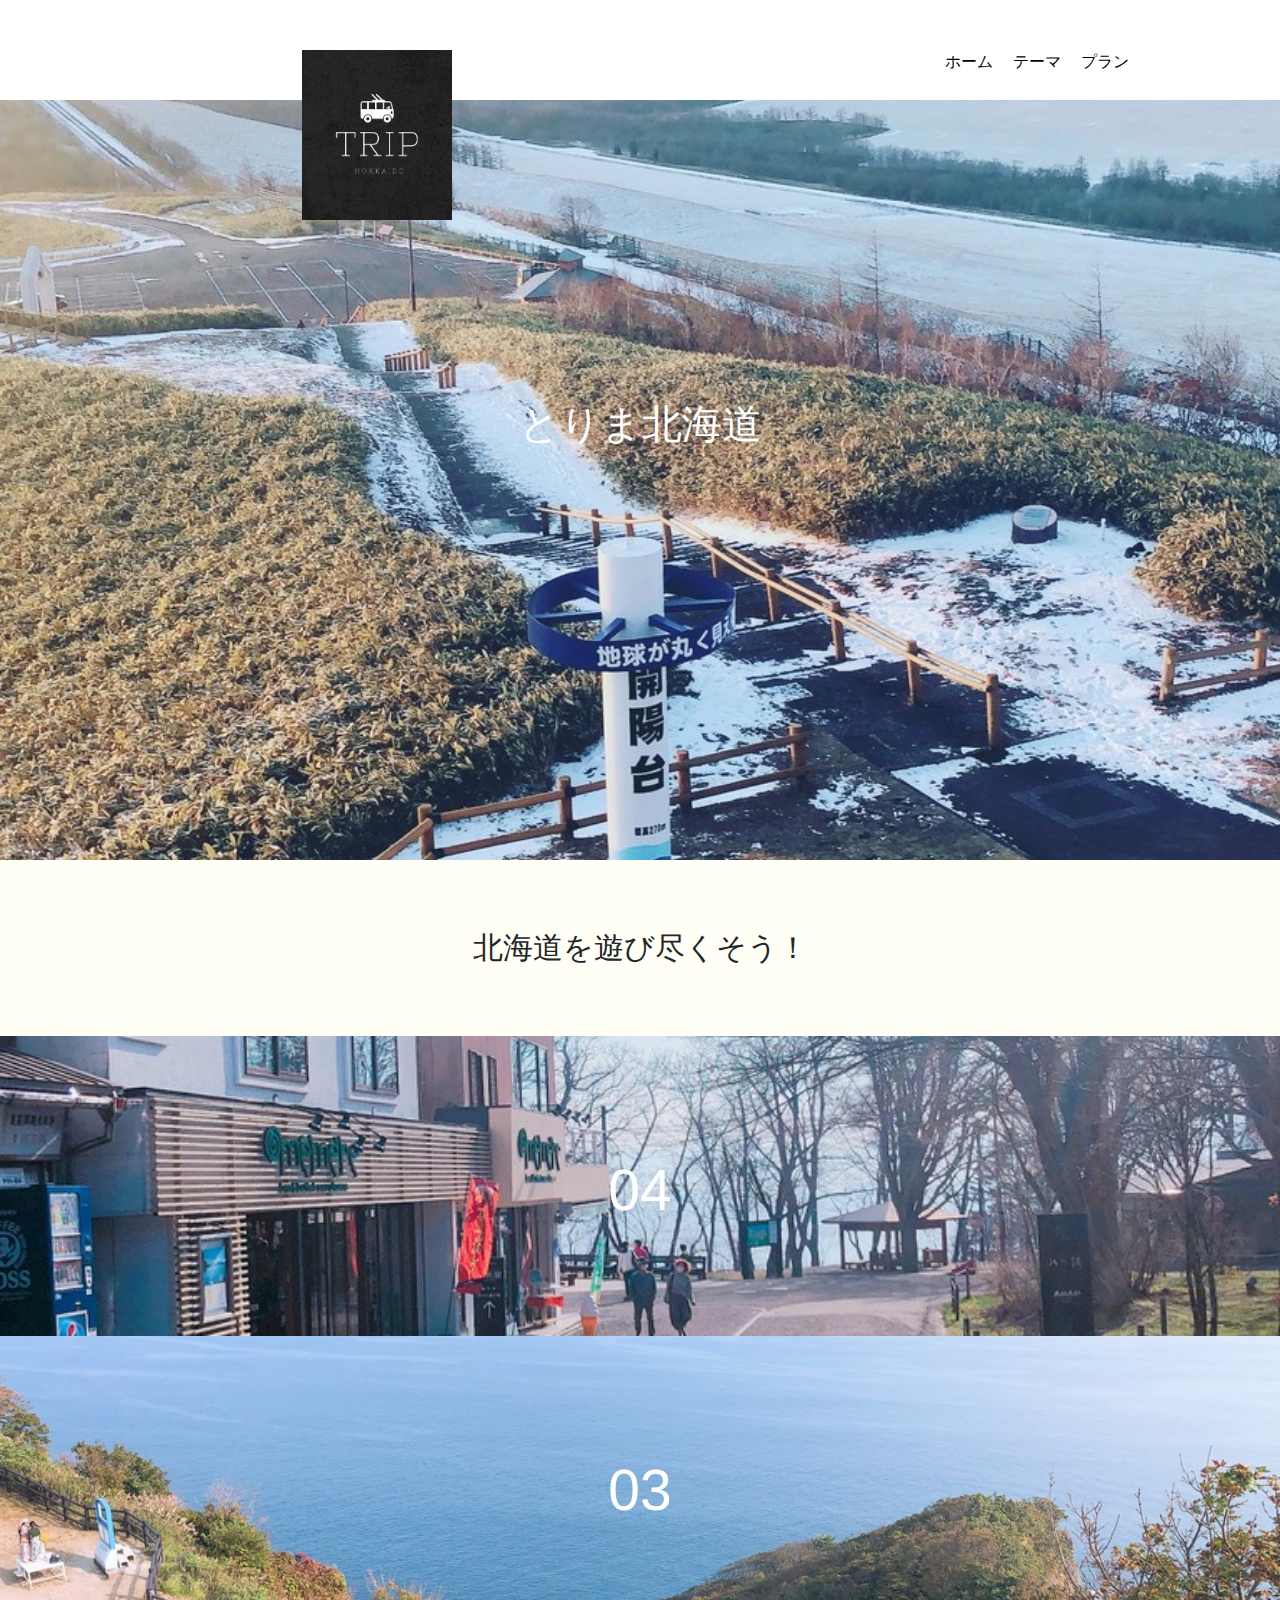
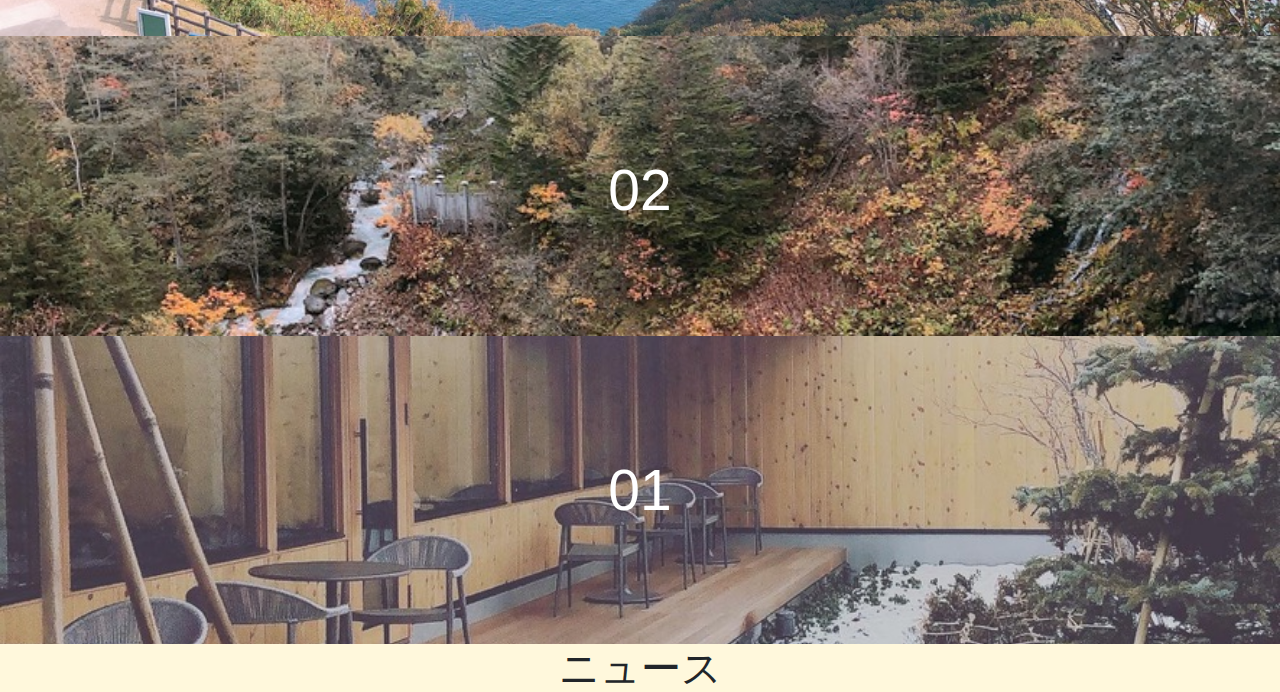
<file: index.html>
<!DOCTYPE html>
<html lang="ja">
  <head>
    <meta charset="UTF-8">
    <title>とりま北海道</title>

    <meta name="viewport" content="width=device-width, initial-scale=1, shrink-to-fit=no">
    <link rel="stylesheet" href="https://maxcdn.bootstrapcdn.com/bootstrap/4.0.0/css/bootstrap.min.css" integrity="sha384-Gn5384xqQ1aoWXA+058RXPxPg6fy4IWvTNh0E263XmFcJlSAwiGgFAW/dAiS6JXm" crossorigin="anonymous">
    <meta name="description" content="ページの紹介文">
    <link rel="stylesheet" type="text/css" href="css/styles.css">
  </head>
  
  <body>
    <header class="header">
      <div class="inner">
        <div class="logo">
          <a href="index.html"></a>
        </div>
        <nav class="menu">
          <ul class="view">
            <li><a href="index.html">ホーム</a></li>
            <li><a href="theme.html">テーマ</a></li>
            <li><a href="plan.html">プラン</a></li>
          </ul>
      </div>
    </header>

    <main>
      <div class="top_page">
        <h1>とりま北海道</h1>
      </div>
      <div class="top_text">
        <h1>北海道を遊び尽くそう！</h1>
      </div>
      <div class="spring">
        <a href="spring.html"><h1>04</h1></a>
      </div>
      <div class="summer">
        <a href="summer.html"><h1>03</h1></a>
      </div>
      <div class="fall">
        <a href="fall.html"><h1>02</h1></a>
      </div>
      <div class="winter">
        <a href="winter.html"><h1>01</h1></a>
      </div>
    </main>
    <footer>
      <div class="info">
        <h1>ニュース</h1>
      </div>
    </footer>
    <script src="https://code.jquery.com/jquery-3.3.1.slim.min.js" integrity="sha384-q8i/X+965DzO0rT7abK41JStQIAqVgRVzpbzo5smXKp4YfRvH+8abtTE1Pi6jizo" crossorigin="anonymous"></script>
    <script src="https://cdnjs.cloudflare.com/ajax/libs/popper.js/1.14.7/umd/popper.min.js" integrity="sha384-UO2eT0CpHqdSJQ6hJty5KVphtPhzWj9WO1clHTMGa3JDZwrnQq4sF86dIHNDz0W1" crossorigin="anonymous"></script>
    <script src="https://stackpath.bootstrapcdn.com/bootstrap/4.3.1/js/bootstrap.min.js" integrity="sha384-JjSmVgyd0p3pXB1rRibZUAYoIIy6OrQ6VrjIEaFf/nJGzIxFDsf4x0xIM+B07jRM" crossorigin="anonymous"></script>
  </body>
</file>
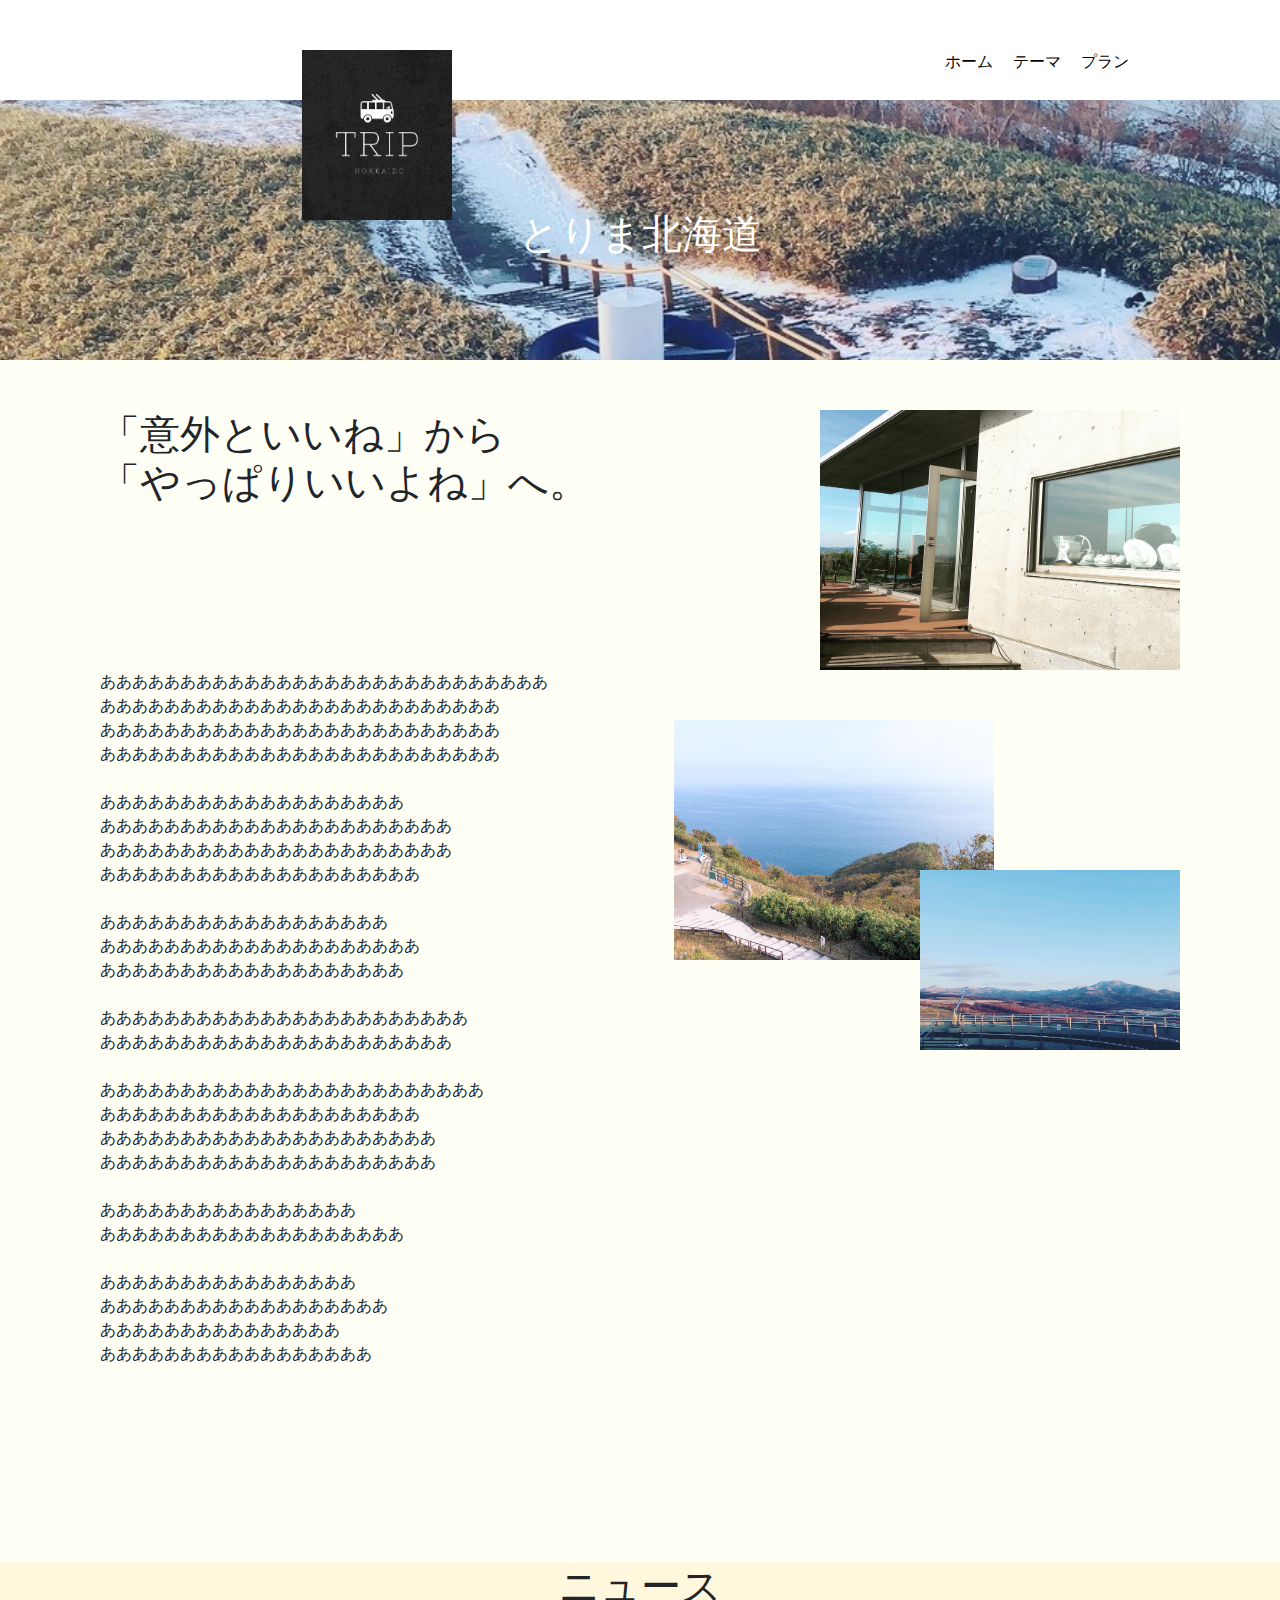
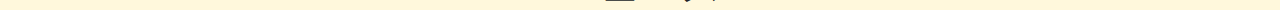
<file: theme.html>
<!DOCTYPE html>
<html lang="ja">

  <head>
    <meta charset="UTF-8">
    <title>とりま北海道</title>

    <meta name="viewport" content="width=device-width, initial-scale=1, shrink-to-fit=no">
    <link rel="stylesheet" href="https://stackpath.bootstrapcdn.com/bootstrap/4.3.1/css/bootstrap.min.css" integrity="sha384-ggOyR0iXCbMQv3Xipma34MD+dH/1fQ784/j6cY/iJTQUOhcWr7x9JvoRxT2MZw1T" crossorigin="anonymous">
    <meta name="description" content="ページの紹介文">
    <link rel="stylesheet" type="text/css" href="css/styles.css">
  </head>

  <body>
    <header>
      <div class="inner">
        <h1 class="logo"><a href="index.html"></a></h1>
        <nav class="menu">
          <ul class="view">
            <li><a href="index.html">ホーム</a></li>
            <li><a href="introduction.html">テーマ</a></li>
            <li><a href="plan.html">プラン</a></li>
          </ul>
      </div>
    </header>

    <main>
      <div class="top_page1">
        <h1>とりま北海道</h1>
      </div>

      <div class="main_log">
        <div class="tab">
          <div class="main_box1">
            <h1>「意外といいね」から<br>
            「やっぱりいいよね」へ。</h1>
            <img src="img/beranda.jpeg" alt="beranda">
          </div>
        </div>

        <div class="tab_text">
          <div class="main_text">
            <p>ああああああああああああああああああああああああああああ
            <br>
            あああああああああああああああああああああああああ
            <br>
            あああああああああああああああああああああああああ
            <br>
            あああああああああああああああああああああああああ
            <br>
            <br>
            あああああああああああああああああああ
            <br>
            ああああああああああああああああああああああ
            <br>
            ああああああああああああああああああああああ
            <br>
            ああああああああああああああああああああ
            <br>
            <br>
            ああああああああああああああああああ
            <br>
            ああああああああああああああああああああ
            <br>
            あああああああああああああああああああ
            <br>
            <br>
            あああああああああああああああああああああああ
            <br>
            ああああああああああああああああああああああ
            <br>
            <br>
            ああああああああああああああああああああああああ
            <br>
            ああああああああああああああああああああ
            <br>
            あああああああああああああああああああああ
            <br>
            あああああああああああああああああああああ
            <br>
            <br>
            ああああああああああああああああ
            <br>
            あああああああああああああああああああ
            <br>
            <br>
            ああああああああああああああああ
            <br>
            ああああああああああああああああああ
            <br>
            あああああああああああああああ
            <br>
            あああああああああああああああああ
          </p>
            <div class="con1">
              <img src="img/misaki.jpeg" alt="misaki">
            </div>
            <div class="con2">
              <img src="img/yama.jpeg" alt="yana">
            </div>
          </div>
        </div>
            <div class="con3">
              <img src="img/oohasi.jpeg" alt="oohasi">
            </div>
      </div>
    </main>

    <footer>
      <div class="info">
        <h1>ニュース</h1>
      </div>
    </footer>
    <script src="https://code.jquery.com/jquery-3.3.1.slim.min.js" integrity="sha384-q8i/X+965DzO0rT7abK41JStQIAqVgRVzpbzo5smXKp4YfRvH+8abtTE1Pi6jizo" crossorigin="anonymous"></script>
    <script src="https://cdnjs.cloudflare.com/ajax/libs/popper.js/1.14.7/umd/popper.min.js" integrity="sha384-UO2eT0CpHqdSJQ6hJty5KVphtPhzWj9WO1clHTMGa3JDZwrnQq4sF86dIHNDz0W1" crossorigin="anonymous"></script>
    <script src="https://stackpath.bootstrapcdn.com/bootstrap/4.3.1/js/bootstrap.min.js" integrity="sha384-JjSmVgyd0p3pXB1rRibZUAYoIIy6OrQ6VrjIEaFf/nJGzIxFDsf4x0xIM+B07jRM" crossorigin="anonymous"></script>
  </body>
</file>
<file: css/styles.css>
body {
  margin: 0px;
  width: 100%;
}

.view {
  list-style: none;
  display: flex;
  justify-content: flex-end;
  background-color:white;
  margin: 0px;
  position: relative;
  left: 80px;
  top: 50px;
}

.view a{
  padding: 0 10px;
  background-image: linear-gradient(to right, rgba(0, 0, 0, 0) 50%, rgb(49, 170, 226) 50%);
  background-position: 0 0;
  background-size: 200% auto;
  transition: .3s;
  text-decoration: none;
}

.inner {
  height: 100px;
}

nav{ color: black; }
nav a{ color:inherit; }

.inner {
  display: flex;
  justify-content: space-around;
  position: relative;
}

.logo {
  background-image: url(/img/logodayo.jpeg);
  width: 150px;
  height: 170px;
  background-size: cover;
  background-position: center center; 
  background-repeat: no-repeat;
  object-fit: cover;
  margin: 0px;
  position: relative;
  left: 80px;
  top: 50px;
}

.view a:hover{
  background-position: -100% 0;
  color: #fff;
}

.top_page {
  background-image: url(/img/kaiyoudai.jpeg);
  background-size: cover;
  background-position: center center; 
  background-repeat: no-repeat;
  height: 760px;
  object-fit: cover;
}

.top_page h1{
  margin: 0px;
  padding: 300px 0px;
  margin-right: 0px;
  color: white;
  display: flex;
  justify-content: center;
}

.top_text {
  background-color: rgb(255, 255, 245);
}

.top_text h1{
  margin: 0px;
  padding: 70px 0px;
  text-align: center;
  font-weight: lighter;
  font-size: 30px;
}

.top_page1 {
  background-image: url(/img/kaiyoudai.jpeg);
  background-size: cover;
  background-position: center center;
  background-repeat: no-repeat;
  height: 260px;
  object-fit: cover;
}

.top_page1 h1{
  margin: 0px;
  padding: 110px 0px;
  margin-right: 0px;
  color: white;
  display: flex;
  justify-content: center;
}

.top_text1 {
  background-color: rgb(255, 255, 245);
}

.spring {
  background-image: url(/img/mizuumi.jpeg);
  background-size: cover;
  background-position: center center; 
  background-repeat: no-repeat;
  object-fit: cover;
  height: 300px;
}

.spring :hover{
  background-color: rgba(255, 255, 255, 0.25);
}

.spring h1{
  margin: 0px;
  padding: 120px 0px;
  font-size: 57px;
  text-align: center;
  color: white;
  text-decoration: none;
}

.spring a{
  text-decoration: none;
}

.summer {
  background-image: url(/img/misaki.jpeg);
  background-size: cover;
  background-position: center center; 
  background-repeat: no-repeat;
  object-fit: cover;
  height: 300px;
}

.summer :hover{
  background-color: rgba(255, 255, 255, 0.25);
}

.summer h1{
  margin: 0px;
  padding: 120px 0px;
  text-align: center;
  color: white;
  font-size: 57px;
}

.summer a{
  text-decoration: none;
}


.fall {
  background-image: url(/img/aki.jpeg);
  background-size: cover;
  background-position: center center; 
  background-repeat: no-repeat;
  object-fit: cover;
  height: 300px;
}

.fall :hover{
  background-color: rgba(255, 255, 255, 0.25);
}

.fall h1{
  margin: 0px;
  padding: 120px 0px;
  text-align: center;
  color: white;
  font-size: 57px;
}

.fall a{
  text-decoration: none;
}

.winter {
  background-image: url(/img/cafe.jpeg);
  background-size: cover;
  background-position: center center; 
  background-repeat: no-repeat;
  object-fit: cover;
}

.winter2 {
  background-image: url(/img/cafe.jpeg);
  background-size: cover;
  background-position: center center; 
  background-repeat: no-repeat;
  object-fit: cover;
  width: 1080px;
  display: flex;
  justify-content: center;
}

.haiti {
  display: flex;
  justify-content: center;
}

.haikei {
  background-color: rgb(255, 255, 245);
  padding-bottom: 50px;
  border-bottom: solid 1px black;
}

.winter :hover{
  background-color: rgba(255, 255, 255, 0.25);
}

.winter2 :hover{
  background-color: rgba(255, 255, 255, 0.25);
}

.winter h1{
  margin: 0px;
  padding: 120px 0px;
  text-align: center;
  color: white;
  font-size: 57px;
}

.winter a{
  text-decoration: none;
}

.winter2 h1{
  margin: 0px;
  text-align: center;
  color: white;
  padding: 45px 0px;
}

.winter2 a{
  text-decoration: none;
}

.info {
  background-color: cornsilk;
}

.info h1{
  margin: 0px;
  text-align: center;
}

.fall_view1 h1{
  margin: 0px;
  padding-top: 40px;
  padding-bottom: 40px;
  text-align: center;
  background-color: rgb(255, 255, 245);
}

.photo1 img{
  width: 700px;
  height: 457px;
  object-fit: cover;
}

.photo1 {
  margin: 0px 10px;
}

.photo_text {
  margin: 0px 20px;
}

.photos {
  display: flex;
  flex-direction: column;
  justify-content: center;
  align-items: center;
  width: 1080px;
}

.box {
  display: flex;
  justify-content: space-between;
  margin: 50px 0px;
  width: 100%;
}

.relation {
  width: 1080px;
  background-color: rgb(223, 223, 223);
}

.kanrenkiji {
  display: flex;
  justify-content: center;
}

.haikeikiji {
  background-color: rgb(255, 255, 245);
  padding-top: 100px;
}

.relations p {
  margin: 0px;
  text-align: center;
}

.relation h1{
  text-align: center;
  margin: 0px;
  padding-top: 50px;
  padding-bottom: 50px;
}

.relations {
  display: flex;
  justify-content: space-between;
  flex-wrap: wrap;
  width: 900px;
}

.button{
  margin-bottom: 20px;
  display: block;
  width: 100%;
  height: 38px;
  border: 1px solid #272d32;
  line-height: 38px;
  text-align: center;
  position: relative;
}

.main_contents {
  display: flex;
  justify-content: center;
  background-color: rgb(255, 255, 245);
}

.boxes{
  display: flex;
  justify-content: center;
  width: 1080px;
  background-color: lightgray;
  padding-bottom: 50px;
}

.kanren {
  display: flex;
  justify-content: center;
  background-color:rgb(255, 255, 245);
  padding-bottom: 100px;
}

.main_log {
  background-color: rgb(255, 255, 245);
}

.main_box1 {
  width: 1080px;
  display: flex;
  justify-content: space-between;
}

.main_box1 img {
  width: 360px;
  height: 260px;
}

.tab {
  display: flex;
  justify-content: center;
  padding-top: 50px;
}

.main_text {
  width: 1080px;
  display: flex;
  justify-content: space-between;
}

.con1 img{
  width: 320px;
  height: 240px;
  position: relative;
  left: 100px;
}

.con2 img{
  width: 260px;
  height: 180px;
  position: relative;
  top: 150px;
}

.con3 img{
  width: 250px;
  height: 180px;
  position: relative;
  left: 1480px;
  bottom: 210px;
}

.tab_text {
  display: flex;
  justify-content: center;
}

.main_text img{
  margin-top: 50px;
}
.dir {
  display: flex;
  justify-content: center;
  padding-top: 30px;
}

.map_list ul{
  width: 1080px;
  display: flex;
  justify-content: space-around;
  list-style: none;
}

.boxes1 {
  display: flex;
  justify-content: center;
  width: 1080px;
  background-color: rgb(255, 255, 245);
  padding-bottom: 50px;
}

.kanren1 {
  display: flex;
  justify-content: center;
  background-color:rgb(255, 255, 245);
  padding-bottom: 100px;
  padding-top: 100px;
}

.far {
  background-color: rgb(255, 255, 245);
}

.inform a{
  text-decoration: none;
  color: #272d32;
  display: block;
  width:200px;
  padding-top:10px;
  padding-bottom:10px;
  text-align:center;
}

.inform{
  padding-left: 0px;
}

.ra1 {
  border-right:2px solid;
  border-left:2px solid;
  border-color:#aaaaaa;
}

.ra2 {
  border-right:2px solid;
  border-color:#aaaaaa;
}
</file>
